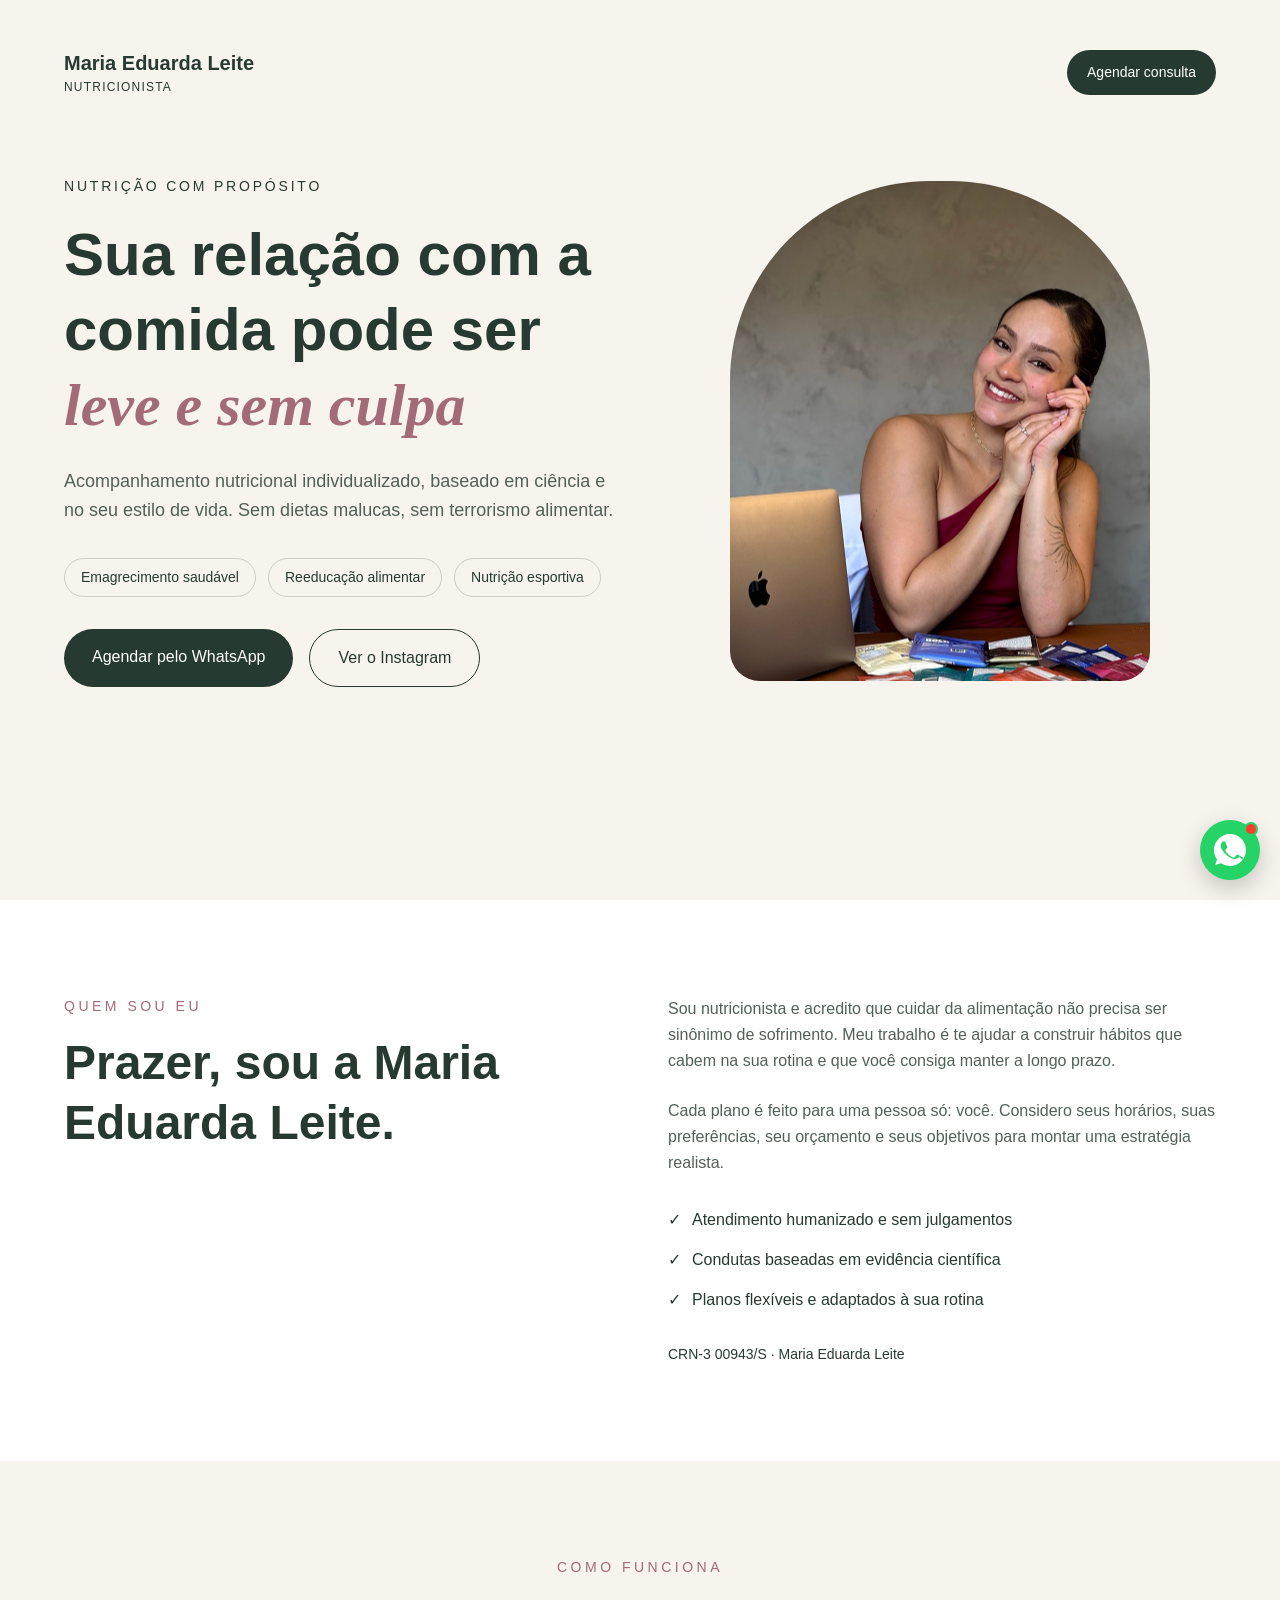
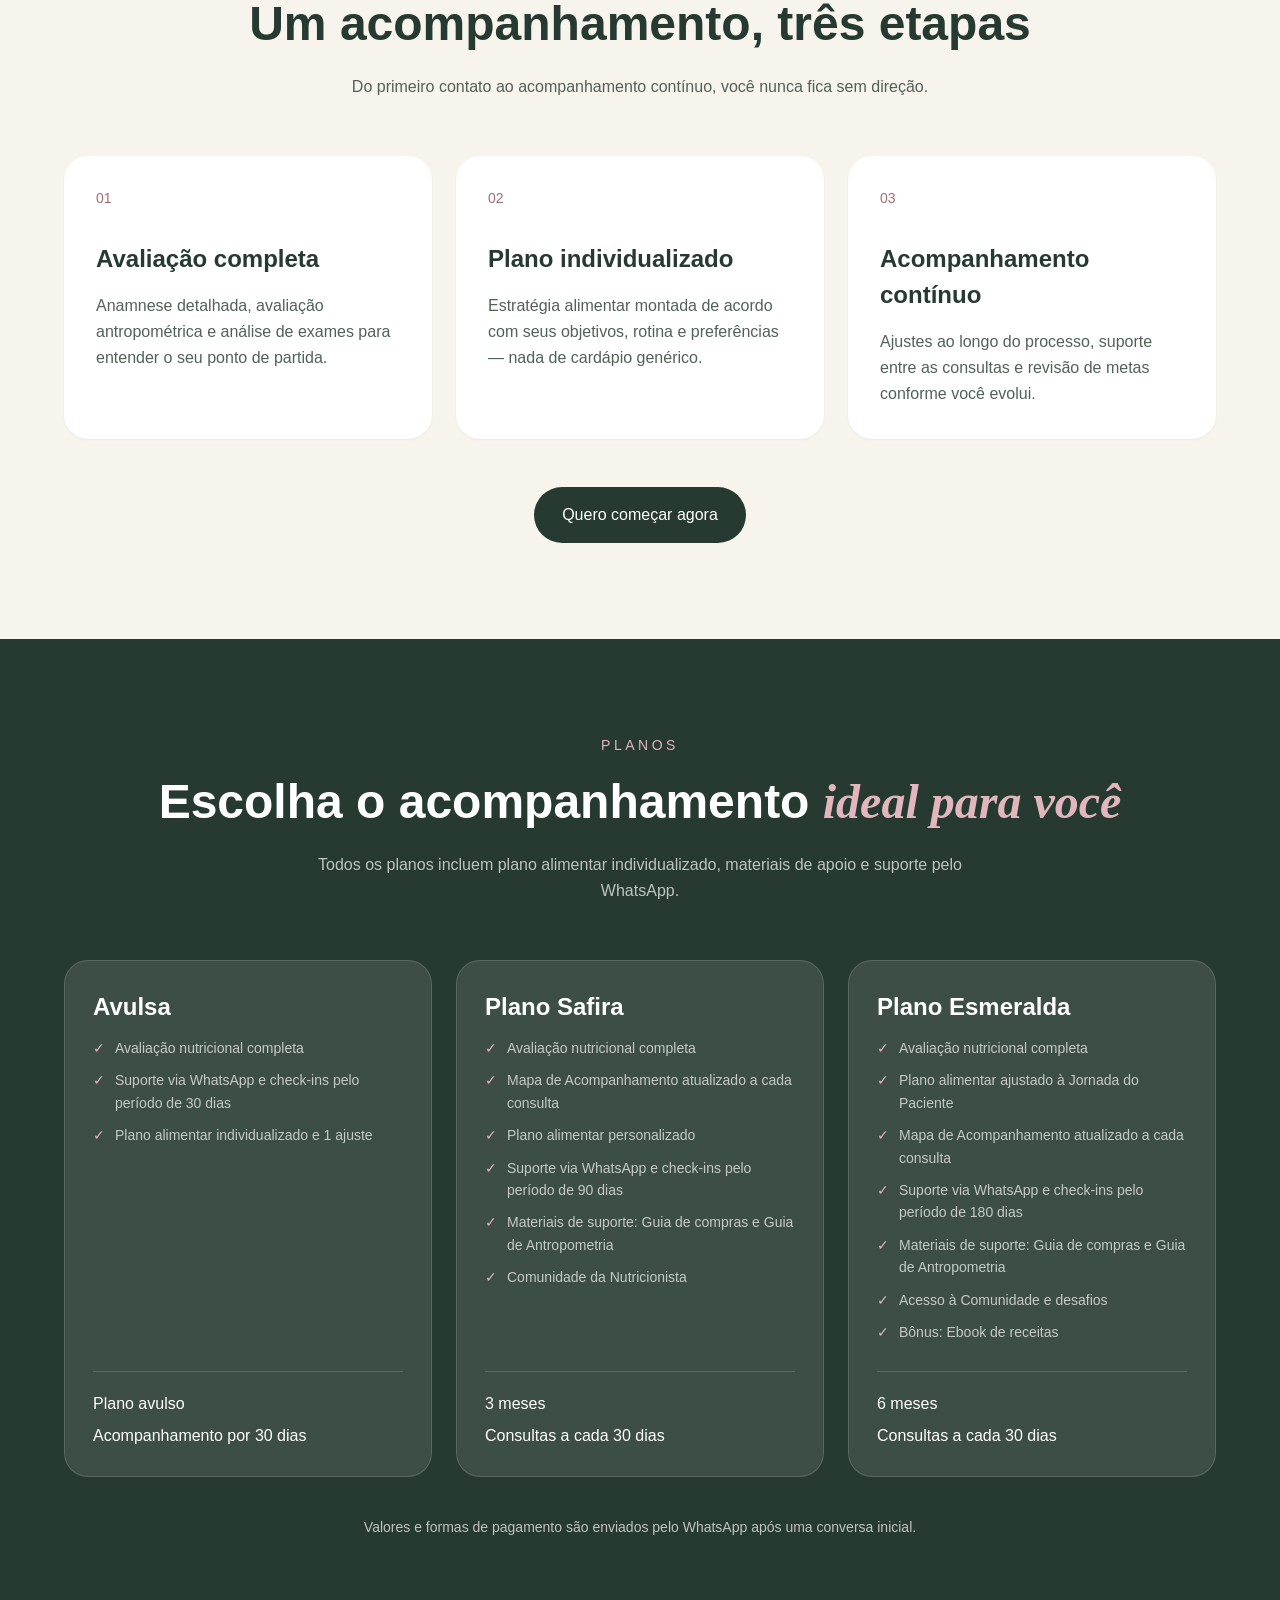
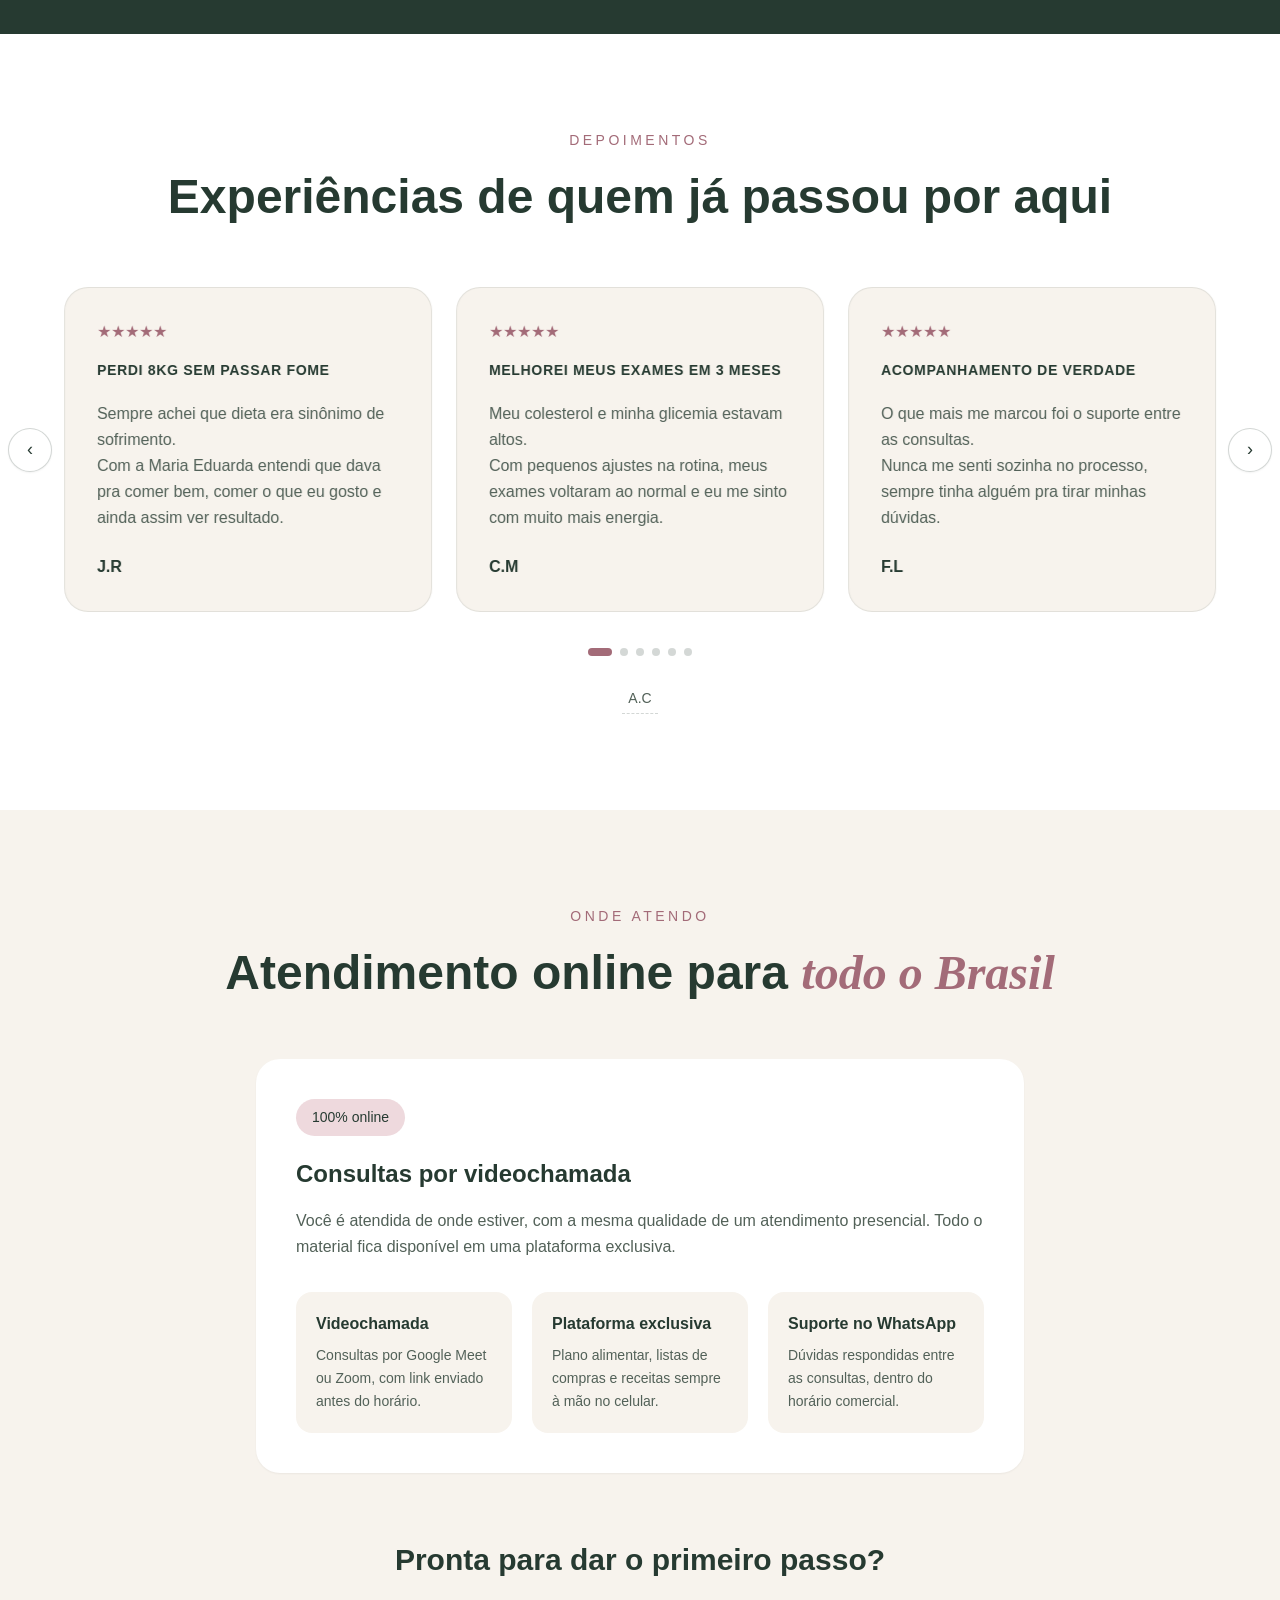
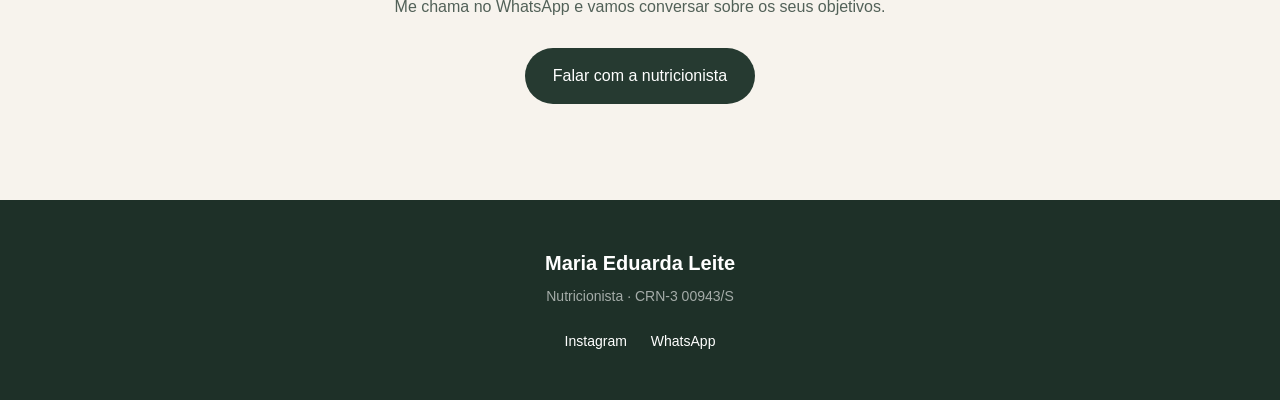
<file: index.html>
<!DOCTYPE html>
<html lang="pt-BR">
<head>
  <meta charset="UTF-8" />
  <meta name="viewport" content="width=device-width, initial-scale=1" />
  <title>Maria Eduarda Leite · Nutricionista</title>
  <meta
    name="description"
    content="Acompanhamento nutricional individualizado e 100% online, baseado em ciência e no seu estilo de vida."
  />

  <link rel="canonical" href="https://mariaeduardaleite.pages.dev/" />
  <meta property="og:type" content="website" />
  <meta property="og:url" content="https://mariaeduardaleite.pages.dev/" />
  <meta property="og:title" content="Maria Eduarda Leite · Nutricionista" />
  <meta
    property="og:description"
    content="Acompanhamento nutricional individualizado e 100% online, sem dietas malucas."
  />
  <meta property="og:image" content="https://mariaeduardaleite.pages.dev/assets/foto.jpg" />
  <meta property="og:locale" content="pt_BR" />
  <meta name="twitter:card" content="summary_large_image" />

  <link rel="icon" href="assets/favicon.ico" />
  <link rel="stylesheet" href="style.css" />
</head>
<body>
  <main>
    <!-- INÍCIO -->
    <section class="hero section">
      <div class="container">
        <nav class="nav">
          <div>
            <p class="nav-name">Maria Eduarda Leite</p>
            <p class="nav-role">NUTRICIONISTA</p>
          </div>
          <a class="btn btn-solid btn-sm" href="https://wa.me/5561920042745" target="_blank" rel="noopener noreferrer">
            Agendar consulta
          </a>
        </nav>

        <div class="hero-grid">
          <div>
            <p class="eyebrow">Nutrição com propósito</p>

            <h1 class="hero-title">
              Sua relação com a comida pode ser
              <span class="accent-serif">leve e sem culpa</span>
            </h1>

            <p class="hero-subtitle">
              Acompanhamento nutricional individualizado, baseado em ciência e no seu estilo de vida.
              Sem dietas malucas, sem terrorismo alimentar.
            </p>

            <ul class="badges">
              <li class="badge">Emagrecimento saudável</li>
              <li class="badge">Reeducação alimentar</li>
              <li class="badge">Nutrição esportiva</li>
            </ul>

            <div class="hero-actions">
              <a class="btn btn-solid" href="https://wa.me/5561920042745" target="_blank" rel="noopener noreferrer">
                Agendar pelo WhatsApp
              </a>
              <a class="btn btn-outline" href="https://www.instagram.com/maduleite.nutri/" target="_blank" rel="noopener noreferrer">
                Ver o Instagram
              </a>
            </div>
          </div>

          <div class="hero-photo-wrap">
            <img
              class="hero-photo"
              src="assets/foto.jpg"
              width="420"
              height="500"
              alt="Maria Eduarda Leite - Nutricionista"
            />
          </div>
        </div>
      </div>
    </section>

    <!-- SOBRE -->
    <section class="section section-white">
      <div class="container grid-2 gap-lg">
        <div>
          <p class="label">Quem sou eu</p>
          <h2 class="h2">Prazer, sou a Maria Eduarda Leite.</h2>
        </div>
        <div>
          <p class="prose">
            Sou nutricionista e acredito que cuidar da alimentação não precisa ser sinônimo de
            sofrimento. Meu trabalho é te ajudar a construir hábitos que cabem na sua rotina e que
            você consiga manter a longo prazo.
          </p>
          <p class="prose">
            Cada plano é feito para uma pessoa só: você. Considero seus horários, suas preferências,
            seu orçamento e seus objetivos para montar uma estratégia realista.
          </p>
          <ul class="checklist">
            <li>Atendimento humanizado e sem julgamentos</li>
            <li>Condutas baseadas em evidência científica</li>
            <li>Planos flexíveis e adaptados à sua rotina</li>
          </ul>
          <p class="crn">CRN-3 00943/S · Maria Eduarda Leite</p>
        </div>
      </div>
    </section>

    <!-- ATENDIMENTO -->
    <section class="section">
      <div class="container">
        <p class="label label-center">Como funciona</p>
        <h2 class="h2 center">Um acompanhamento, três etapas</h2>
        <p class="section-lead">
          Do primeiro contato ao acompanhamento contínuo, você nunca fica sem direção.
        </p>

        <div class="grid-3 gap-md">
          <article class="card">
            <p class="card-number">01</p>
            <h3 class="h3">Avaliação completa</h3>
            <p class="prose">
              Anamnese detalhada, avaliação antropométrica e análise de exames para entender o seu
              ponto de partida.
            </p>
          </article>
          <article class="card">
            <p class="card-number">02</p>
            <h3 class="h3">Plano individualizado</h3>
            <p class="prose">
              Estratégia alimentar montada de acordo com seus objetivos, rotina e preferências —
              nada de cardápio genérico.
            </p>
          </article>
          <article class="card">
            <p class="card-number">03</p>
            <h3 class="h3">Acompanhamento contínuo</h3>
            <p class="prose">
              Ajustes ao longo do processo, suporte entre as consultas e revisão de metas conforme
              você evolui.
            </p>
          </article>
        </div>

        <div class="center mt-cta">
          <a class="btn btn-solid" href="https://wa.me/5561920042745" target="_blank" rel="noopener noreferrer">
            Quero começar agora
          </a>
        </div>
      </div>
    </section>

    <!-- PLANOS -->
    <section class="section section-dark">
      <div class="container">
        <p class="label label-center label-dark">Planos</p>
        <h2 class="h2 center">
          Escolha o acompanhamento
          <span class="accent-serif accent-serif-dark">ideal para você</span>
        </h2>
        <p class="section-lead section-lead-dark">
          Todos os planos incluem plano alimentar individualizado, materiais de apoio e suporte pelo
          WhatsApp.
        </p>

        <div class="grid-plans gap-md">
          <article class="plan">
            <h3 class="h3">Avulsa</h3>
            <ul class="plan-features">
              <li>Avaliação nutricional completa</li>
              <li>Suporte via WhatsApp e check-ins pelo período de 30 dias</li>
              <li>Plano alimentar individualizado e 1 ajuste</li>
            </ul>
            <div class="plan-meta">
              <p>Plano avulso</p>
              <p>Acompanhamento por 30 dias</p>
            </div>
          </article>
          <article class="plan">
            <h3 class="h3">Plano Safira</h3>
            <ul class="plan-features">
              <li>Avaliação nutricional completa</li>
              <li>Mapa de Acompanhamento atualizado a cada consulta</li>
              <li>Plano alimentar personalizado</li>
              <li>Suporte via WhatsApp e check-ins pelo período de 90 dias</li>
              <li>Materiais de suporte: Guia de compras e Guia de Antropometria</li>
              <li>Comunidade da Nutricionista</li>
            </ul>
            <div class="plan-meta">
              <p>3 meses</p>
              <p>Consultas a cada 30 dias</p>
            </div>
          </article>
          <article class="plan">
            <h3 class="h3">Plano Esmeralda</h3>
            <ul class="plan-features">
              <li>Avaliação nutricional completa</li>
              <li>Plano alimentar ajustado à Jornada do Paciente</li>
              <li>Mapa de Acompanhamento atualizado a cada consulta</li>
              <li>Suporte via WhatsApp e check-ins pelo período de 180 dias</li>
              <li>Materiais de suporte: Guia de compras e Guia de Antropometria</li>
              <li>Acesso à Comunidade e desafios</li>
              <li>Bônus: Ebook de receitas</li>
            </ul>
            <div class="plan-meta">
              <p>6 meses</p>
              <p>Consultas a cada 30 dias</p>
            </div>
          </article>
        </div>

        <p class="plan-note">
          Valores e formas de pagamento são enviados pelo WhatsApp após uma conversa inicial.
        </p>
      </div>
    </section>

    <!-- DEPOIMENTOS -->
    <section class="section section-white">
      <div class="container">
        <p class="label label-center">Depoimentos</p>
        <h2 class="h2 center mb-grid">Experiências de quem já passou por aqui</h2>

        <div class="carousel">
          <button class="carousel-btn prev" type="button" aria-label="Depoimento anterior">&#8249;</button>

          <div class="carousel-viewport">
            <div class="carousel-track" id="depoimentos">
              <article class="quote">
                <p class="stars">★★★★★</p>
                <p class="quote-highlight">Perdi 8kg sem passar fome</p>
                <p class="prose quote-text">Sempre achei que dieta era sinônimo de sofrimento.
Com a Maria Eduarda entendi que dava pra comer bem, comer o que eu gosto e ainda assim ver resultado.</p>
                <p class="quote-name">J.R</p>
              </article>
              <article class="quote">
                <p class="stars">★★★★★</p>
                <p class="quote-highlight">Melhorei meus exames em 3 meses</p>
                <p class="prose quote-text">Meu colesterol e minha glicemia estavam altos.
Com pequenos ajustes na rotina, meus exames voltaram ao normal e eu me sinto com muito mais energia.</p>
                <p class="quote-name">C.M</p>
              </article>
              <article class="quote">
                <p class="stars">★★★★★</p>
                <p class="quote-highlight">Acompanhamento de verdade</p>
                <p class="prose quote-text">O que mais me marcou foi o suporte entre as consultas.
Nunca me senti sozinha no processo, sempre tinha alguém pra tirar minhas dúvidas.</p>
                <p class="quote-name">F.L</p>
              </article>
              <article class="quote">
                <p class="stars">★★★★★</p>
                <p class="quote-highlight">Consegui manter depois de anos no efeito sanfona</p>
                <p class="prose quote-text">Já tinha emagrecido e engordado tudo de novo várias vezes.
Dessa vez foi diferente: aprendi a comer e mantenho o peso há mais de um ano.</p>
                <p class="quote-name">P.S</p>
              </article>
              <article class="quote">
                <p class="stars">★★★★★</p>
                <p class="quote-highlight">A dieta se ajustou perfeitamente</p>
                <p class="prose quote-text">A dieta ficou muito bem ajustada, consegui me adaptar muito bem inclusive com as substituições! Adorei!!! Ansiosa pro nosso próximo encontro 💖</p>
                <p class="quote-name">E.S</p>
              </article>
              <article class="quote">
                <p class="stars">★★★★★</p>
                <p class="quote-highlight">A melhor dieta que já recebi</p>
                <p class="prose quote-text">Maduu ficou perfeito, foi a melhor dieta que já recebi em muito tempo!!!
Amei.
Obrigada.</p>
                <p class="quote-name">N.O</p>
              </article>
            </div>
          </div>

          <button class="carousel-btn next" type="button" aria-label="Próximo depoimento">&#8250;</button>
        </div>

        <div class="carousel-dots" id="depoimentos-dots"></div>

        <p class="extra-trigger-wrap">
          <button class="extra-trigger" type="button" id="extraBtn" aria-haspopup="dialog" aria-label="Ver o recado de A.C.L.">
            A.C
          </button>
        </p>
      </div>
    </section>

    <!-- ONDE ATENDO -->
    <section class="section">
      <div class="container">
        <p class="label label-center">Onde atendo</p>
        <h2 class="h2 center mb-grid">
          Atendimento online para <span class="accent-serif">todo o Brasil</span>
        </h2>

        <div class="onde-card">
          <span class="pill-badge">100% online</span>
          <h3 class="h3">Consultas por videochamada</h3>
          <p class="prose">
            Você é atendida de onde estiver, com a mesma qualidade de um atendimento presencial. Todo
            o material fica disponível em uma plataforma exclusiva.
          </p>

          <div class="grid-3 gap-sm">
            <div class="info">
              <p class="info-title">Videochamada</p>
              <p class="prose small">Consultas por Google Meet ou Zoom, com link enviado antes do horário.</p>
            </div>
            <div class="info">
              <p class="info-title">Plataforma exclusiva</p>
              <p class="prose small">Plano alimentar, listas de compras e receitas sempre à mão no celular.</p>
            </div>
            <div class="info">
              <p class="info-title">Suporte no WhatsApp</p>
              <p class="prose small">Dúvidas respondidas entre as consultas, dentro do horário comercial.</p>
            </div>
          </div>
        </div>

        <div class="center onde-cta">
          <h3 class="h3-lg">Pronta para dar o primeiro passo?</h3>
          <p class="prose">Me chama no WhatsApp e vamos conversar sobre os seus objetivos.</p>
          <a class="btn btn-solid" href="https://wa.me/5561920042745" target="_blank" rel="noopener noreferrer">
            Falar com a nutricionista
          </a>
        </div>
      </div>
    </section>
  </main>

  <!-- RECADO EXTRA (modal) -->
  <div class="extra-modal" id="extraModal" hidden>
    <div class="extra-backdrop" data-close></div>
    <div class="extra-card" role="dialog" aria-modal="true" aria-label="Recado recebido no Instagram">
      <button class="extra-close" type="button" data-close aria-label="Fechar">&times;</button>
      <p class="extra-label">Respondeu ao seu story</p>
      <img
        class="extra-shot"
        src="assets/story-doce.jpg"
        width="312"
        height="406"
        alt="Story respondido no Instagram"
      />
      <p class="extra-reply">vc 🫵🏻 me ensinou a comer doce 😍</p>
    </div>
  </div>

  <!-- WHATSAPP FLUTUANTE -->
  <svg xmlns="http://www.w3.org/2000/svg" aria-hidden="true"
       style="position: absolute; width: 0; height: 0; overflow: hidden">
    <symbol id="ico-wa" viewBox="0 0 32 32">
      <path d="M16.004 0A15.9 15.9 0 0 0 .002 16c0 3.5 1.128 6.746 3.048 9.38L1.05 31.05l5.86-1.874A15.9 15.9 0 0 0 16.004 32C24.83 32 32 24.826 32 16S24.83 0 16.004 0zm9.31 22.594c-.386 1.09-1.918 1.994-3.14 2.258-.836.178-1.928.32-5.604-1.204-4.7-1.948-7.726-6.724-7.962-7.034-.226-.31-1.9-2.53-1.9-4.826s1.204-3.424 1.63-3.894c.352-.386.766-.562 1.02-.562.28 0 .53.002.75.014.586.026.88.06 1.266.984.482 1.156 1.65 4.008 1.79 4.3.14.292.234.632.04.942-.18.32-.34.518-.63.86-.29.34-.61.762-.87 1.022-.29.29-.592.606-.254 1.188.338.57 1.5 2.474 3.222 4.008 2.214 1.972 4.062 2.586 4.634 2.826.572.24.902.202 1.234-.122.34-.33 1.45-1.69 1.838-2.27.386-.58.772-.482 1.3-.29.53.19 3.368 1.588 3.946 1.878.578.29.964.434 1.104.674.14.242.14 1.39-.246 2.48z"/>
    </symbol>
  </svg>

  <div class="wa" id="wa">
    <div class="wa-card" id="waCard" hidden>
      <div class="wa-card-head">
        <span class="wa-avatar" aria-hidden="true">
          <img src="assets/foto.jpg" alt="" width="40" height="40" />
        </span>
        <span>
          <span class="wa-card-name">Maria Eduarda Leite</span>
          <span class="wa-card-role">Nutricionista · responde no horário comercial</span>
        </span>
        <button class="wa-close" id="waClose" type="button" aria-label="Fechar">&times;</button>
      </div>
      <div class="wa-card-body">
        <p class="wa-bubble">
          Oi! 👋 Que bom te ver por aqui. Me conta o seu objetivo que eu te explico como
          funciona o acompanhamento.
        </p>
      </div>
      <a
        class="wa-card-cta"
        href="https://wa.me/5561920042745?text=Ol%C3%A1%2C%20Maria%20Eduarda!%20Vim%20pelo%20site%20e%20gostaria%20de%20agendar%20uma%20consulta."
        target="_blank"
        rel="noopener noreferrer"
      >
        <svg fill="currentColor" aria-hidden="true"><use href="#ico-wa" /></svg>
        Iniciar conversa
      </a>
    </div>

    <button
      class="wa-fab"
      id="waFab"
      type="button"
      aria-label="Abrir conversa no WhatsApp"
      aria-expanded="false"
      aria-controls="waCard"
    >
      <span class="wa-dot" aria-hidden="true"></span>
      <svg fill="currentColor" aria-hidden="true"><use href="#ico-wa" /></svg>
    </button>
  </div>

  <!-- RODAPÉ -->
  <footer class="footer">
    <p class="footer-name">Maria Eduarda Leite</p>
    <p class="footer-crn">Nutricionista · CRN-3 00943/S</p>
    <div class="footer-links">
      <a href="https://www.instagram.com/maduleite.nutri/" target="_blank" rel="noopener noreferrer">Instagram</a>
      <a href="https://wa.me/5561920042745" target="_blank" rel="noopener noreferrer">WhatsApp</a>
    </div>
  </footer>

  <script>
    {
      const fab = document.getElementById("waFab");
      const card = document.getElementById("waCard");
      const closeBtn = document.getElementById("waClose");

      if (fab && card) {
        const setOpen = (open) => {
          card.hidden = !open;
          fab.setAttribute("aria-expanded", String(open));
        };

        fab.addEventListener("click", () => setOpen(card.hidden));
        closeBtn.addEventListener("click", () => setOpen(false));
      }
    }

    {
      const track = document.getElementById("depoimentos");
      const dots = document.getElementById("depoimentos-dots");

      if (track && dots) {
        const prevBtn = document.querySelector(".carousel-btn.prev");
        const nextBtn = document.querySelector(".carousel-btn.next");

        const real = [...track.children];
        const count = real.length;

        // 3 blocos [clones][reais][clones]: dá a volta 4º -> 1º -> 2º... sem emenda
        real.map((s) => s.cloneNode(true)).forEach((c) => {
          c.setAttribute("aria-hidden", "true");
          track.insertBefore(c, track.firstChild);
        });
        real.map((s) => s.cloneNode(true)).forEach((c) => {
          c.setAttribute("aria-hidden", "true");
          track.append(c);
        });

        const GAP = 24;
        const slideStep = () => track.children[0].getBoundingClientRect().width + GAP;

        let pos = count; // começa no 1º depoimento real
        const realIndex = () => (((pos - count) % count) + count) % count;

        const render = (animate) => {
          track.classList.toggle("animate", !!animate);
          track.style.transform = `translateX(${-pos * slideStep()}px)`;
        };

        const syncDots = () => {
          const i = realIndex();
          [...dots.children].forEach((d, di) =>
            d.setAttribute("aria-current", di === i ? "true" : "false")
          );
        };

        // recoloca pos no bloco real (sem animar) e só então anda `delta`
        const go = (delta) => {
          const centered = count + realIndex();
          if (centered !== pos) {
            track.classList.remove("animate");
            pos = centered;
            track.style.transform = `translateX(${-pos * slideStep()}px)`;
            void track.offsetWidth;
          }
          pos += delta;
          render(true);
          syncDots();
        };

        track.addEventListener("transitionend", () => {
          const centered = count + realIndex();
          if (centered !== pos) {
            pos = centered;
            render(false);
          }
        });

        real.forEach((_, i) => {
          const b = document.createElement("button");
          b.type = "button";
          b.setAttribute("aria-label", "Ir para o depoimento " + (i + 1));
          b.addEventListener("click", () => {
            pos = count + i;
            render(true);
            syncDots();
          });
          dots.append(b);
        });

        prevBtn.addEventListener("click", () => go(-1));
        nextBtn.addEventListener("click", () => go(1));

        let timer;
        const play = () => (timer ||= setInterval(() => go(1), 4500));
        const stop = () => (timer = clearInterval(timer));

        let dragX = null;
        let dragPos = 0;
        track.addEventListener("pointerdown", (e) => {
          stop();
          dragX = e.clientX;
          dragPos = pos;
          track.classList.remove("animate");
          track.setPointerCapture(e.pointerId);
        });
        track.addEventListener("pointermove", (e) => {
          if (dragX === null) return;
          const dx = e.clientX - dragX;
          track.style.transform = `translateX(${-dragPos * slideStep() + dx}px)`;
        });
        const endDrag = (e) => {
          if (dragX === null) return;
          const dx = e.clientX - dragX;
          dragX = null;
          go(Math.max(-2, Math.min(2, Math.round(-dx / slideStep()))));
          play();
        };
        track.addEventListener("pointerup", endDrag);
        track.addEventListener("pointercancel", endDrag);

        track.addEventListener("pointerenter", stop);
        track.addEventListener("pointerleave", () => {
          if (dragX === null) play();
        });

        window.addEventListener("resize", () => render(false));

        syncDots();
        render(false);
        play();
      }
    }

    {
      const modal = document.getElementById("extraModal");
      const openBtn = document.getElementById("extraBtn");

      if (modal && openBtn) {
        const setOpen = (open) => {
          modal.hidden = !open;
          document.body.style.overflow = open ? "hidden" : "";
        };

        openBtn.addEventListener("click", () => setOpen(true));
        modal.addEventListener("click", (e) => {
          if (e.target.hasAttribute("data-close")) setOpen(false);
        });
        document.addEventListener("keydown", (e) => {
          if (e.key === "Escape" && !modal.hidden) setOpen(false);
        });
      }
    }
  </script>
</body>
</html>
</file>
<file: style.css>
/* ---------------------------------------------------------------------------
   Maria Eduarda Leite · Nutricionista — folha de estilo única
   Mobile-first. Breakpoints: 640px (sm) e 768px (md), 1024px (lg) só p/ planos.
--------------------------------------------------------------------------- */

:root {
  --cream: #f7f3ed;
  --green-900: #263a31;
  --green-950: #1e3028;
  --rose: #a36b78;
  --rose-light: #e2b6be;
  --pink-pale: #eed9dd;
  --muted: #526158;
  --line: rgba(38, 58, 49, 0.2);
  --line-soft: rgba(38, 58, 49, 0.1);
  --shadow: 0 1px 2px rgba(0, 0, 0, 0.05);

  --sans: -apple-system, BlinkMacSystemFont, "Segoe UI", Roboto, Helvetica, Arial, sans-serif;
  --serif: Georgia, "Times New Roman", Times, serif;

  --container: 1152px;
}

*,
*::before,
*::after {
  box-sizing: border-box;
}

html {
  -webkit-text-size-adjust: 100%;
}

body {
  margin: 0;
  background: var(--cream);
  color: var(--green-900);
  font: 16px/1.5 var(--sans);
  -webkit-font-smoothing: antialiased;
  -moz-osx-font-smoothing: grayscale;
}

h1,
h2,
h3,
p {
  margin: 0;
}

img {
  display: block;
  max-width: 100%;
}

a {
  color: inherit;
}

/* ---------- layout ---------- */

.section {
  padding: 96px 24px;
}

.section-white {
  background: #fff;
}

.section-dark {
  background: var(--green-900);
  color: #fff;
}

.container {
  max-width: var(--container);
  margin-inline: auto;
}

.center {
  text-align: center;
}

.grid-2,
.grid-3,
.grid-plans {
  display: grid;
  gap: 24px;
}

.gap-sm {
  gap: 20px;
}

.gap-lg {
  gap: 56px;
}

@media (min-width: 768px) {
  .section {
    padding-left: 64px;
    padding-right: 64px;
  }
  .grid-2 {
    grid-template-columns: repeat(2, 1fr);
  }
  .grid-3 {
    grid-template-columns: repeat(3, 1fr);
  }
  .grid-plans {
    grid-template-columns: repeat(2, 1fr);
  }
}

@media (min-width: 1024px) {
  .grid-plans {
    grid-template-columns: repeat(3, 1fr);
  }
}

/* ---------- typography helpers ---------- */

.eyebrow {
  margin-bottom: 20px;
  font-size: 14px;
  font-weight: 500;
  text-transform: uppercase;
  letter-spacing: 0.2em;
}

.label {
  margin-bottom: 16px;
  font-size: 14px;
  text-transform: uppercase;
  letter-spacing: 0.25em;
  color: var(--rose);
}

.label-center {
  text-align: center;
}

.label-dark {
  color: var(--rose-light);
}

.h2 {
  font-size: 30px;
  font-weight: 600;
  line-height: 1.25;
}

.h2.center {
  margin-bottom: 20px;
}

.h2.mb-grid {
  margin-bottom: 56px;
}

.h3 {
  margin-bottom: 16px;
  font-size: 24px;
  font-weight: 600;
}

.h3-lg {
  margin-bottom: 12px;
  font-size: 30px;
  font-weight: 600;
}

@media (min-width: 640px) {
  .h2 {
    font-size: 36px;
  }
}

@media (min-width: 768px) {
  .h2 {
    font-size: 48px;
  }
}

.prose {
  line-height: 1.625;
  color: var(--muted);
}

.prose.small {
  font-size: 14px;
}

.prose + .prose {
  margin-top: 24px;
}

.accent-serif {
  font-family: var(--serif);
  font-style: italic;
  color: var(--rose);
}

.accent-serif-dark {
  color: var(--rose-light);
}

.section-lead {
  max-width: 672px;
  margin: 0 auto 56px;
  text-align: center;
  line-height: 1.625;
  color: var(--muted);
}

.section-lead-dark {
  color: rgba(255, 255, 255, 0.7);
}

/* ---------- buttons ---------- */

.btn {
  display: inline-block;
  padding: 16px 28px;
  border-radius: 9999px;
  font-weight: 500;
  text-decoration: none;
  transition: opacity 0.2s;
}

.btn-solid {
  background: var(--green-900);
  color: #fff;
}

.btn-solid:hover {
  opacity: 0.9;
}

.btn-outline {
  border: 1px solid var(--green-900);
  color: var(--green-900);
}

.btn-sm {
  padding: 12px 20px;
  font-size: 14px;
  font-weight: 400;
}

/* ---------- nav ---------- */

.nav {
  display: flex;
  flex-wrap: wrap;
  align-items: center;
  justify-content: space-between;
  gap: 16px;
  margin-bottom: 80px;
}

.nav-name {
  font-size: 20px;
  font-weight: 600;
}

.nav-role {
  font-size: 12px;
  letter-spacing: 0.1em;
}

/* ---------- hero ---------- */

.hero {
  min-height: 100vh;
}

.hero.section {
  padding-top: 48px;
  padding-bottom: 48px;
}

.hero-grid {
  display: grid;
  gap: 48px;
  align-items: center;
}

@media (min-width: 768px) {
  .hero-grid {
    grid-template-columns: repeat(2, 1fr);
  }
}

.hero-title {
  margin-bottom: 24px;
  font-size: 36px;
  font-weight: 600;
  line-height: 1.25;
}

@media (min-width: 640px) {
  .hero-title {
    font-size: 48px;
  }
}

@media (min-width: 768px) {
  .hero-title {
    font-size: 60px;
  }
}

.hero-subtitle {
  max-width: 576px;
  margin-bottom: 32px;
  font-size: 18px;
  line-height: 1.625;
  color: var(--muted);
}

.badges {
  display: flex;
  flex-wrap: wrap;
  gap: 12px;
  margin: 0 0 32px;
  padding: 0;
  list-style: none;
}

.badge {
  padding: 8px 16px;
  border: 1px solid var(--line);
  border-radius: 9999px;
  font-size: 14px;
}

.hero-actions {
  display: flex;
  flex-wrap: wrap;
  gap: 16px;
}

.hero-photo-wrap {
  display: flex;
  justify-content: center;
}

.hero-photo {
  width: 100%;
  max-width: 420px;
  height: 500px;
  object-fit: cover;
  border-radius: 200px 200px 30px 30px;
}

/* ---------- sobre ---------- */

.checklist {
  margin: 32px 0 0;
  padding: 0;
  list-style: none;
}

.checklist li {
  position: relative;
  padding-left: 24px;
}

.checklist li + li {
  margin-top: 16px;
}

.checklist li::before {
  content: "✓";
  position: absolute;
  left: 0;
}

.crn {
  margin-top: 32px;
  font-size: 14px;
  font-weight: 500;
}

/* ---------- atendimento ---------- */

.card {
  padding: 32px;
  background: #fff;
  border-radius: 24px;
  box-shadow: var(--shadow);
}

.card-number {
  margin-bottom: 32px;
  font-size: 14px;
  color: var(--rose);
}

.mt-cta {
  margin-top: 48px;
}

/* ---------- planos ---------- */

.plan {
  display: flex;
  flex-direction: column;
  padding: 28px;
  background: rgba(255, 255, 255, 0.1);
  border: 1px solid rgba(255, 255, 255, 0.15);
  border-radius: 24px;
}

.plan .h3 {
  margin-bottom: 12px;
}

.plan-features {
  margin: 0 0 28px;
  padding: 0;
  list-style: none;
  font-size: 14px;
  line-height: 1.6;
  color: rgba(255, 255, 255, 0.7);
}

.plan-features li {
  position: relative;
  padding-left: 22px;
}

.plan-features li + li {
  margin-top: 10px;
}

.plan-features li::before {
  content: "✓";
  position: absolute;
  left: 0;
  color: var(--rose-light);
}

.plan-meta {
  margin-top: auto;
  padding-top: 20px;
  border-top: 1px solid rgba(255, 255, 255, 0.15);
}

.plan-meta p:first-child {
  margin-bottom: 8px;
}

.plan-note {
  margin-top: 40px;
  text-align: center;
  font-size: 14px;
  color: rgba(255, 255, 255, 0.7);
}

/* ---------- depoimentos ---------- */

.quote {
  display: flex;
  flex-direction: column;
  padding: 32px;
  background: var(--cream);
  border: 1px solid var(--line-soft);
  border-radius: 24px;
}

.stars {
  margin-bottom: 16px;
  color: var(--rose);
}

.quote-highlight {
  margin-bottom: 20px;
  font-size: 14px;
  font-weight: 600;
  text-transform: uppercase;
  letter-spacing: 0.05em;
}

.quote-text {
  margin-bottom: 24px;
  white-space: pre-line;
}

.quote-name {
  margin-top: auto;
  font-weight: 600;
}

/* ---------- carrossel de depoimentos ---------- */

.carousel {
  position: relative;
  max-width: var(--container);
  margin-inline: auto;
}

.carousel-viewport {
  overflow: hidden;
  padding: 4px;
  margin: 0 -4px;
}

.carousel-track {
  display: flex;
  gap: 24px;
  touch-action: pan-y;
  will-change: transform;
}

.carousel-track.animate {
  transition: transform 0.45s ease;
}

.carousel-track > .quote {
  flex: 0 0 88%;
}

@media (min-width: 640px) {
  .carousel-track > .quote {
    flex-basis: 58%;
  }
}

@media (min-width: 1024px) {
  .carousel-track > .quote {
    flex-basis: calc((100% - 48px) / 3);
  }
}

.carousel-btn {
  position: absolute;
  top: 50%;
  transform: translateY(-50%);
  display: grid;
  place-items: center;
  width: 44px;
  height: 44px;
  border: 1px solid var(--line);
  border-radius: 9999px;
  background: #fff;
  color: var(--green-900);
  font-size: 18px;
  cursor: pointer;
  box-shadow: var(--shadow);
}

.carousel-btn:hover {
  background: var(--cream);
}

.carousel-btn.prev {
  left: -8px;
}

.carousel-btn.next {
  right: -8px;
}

@media (min-width: 1240px) {
  .carousel-btn.prev {
    left: -56px;
  }
  .carousel-btn.next {
    right: -56px;
  }
}

.carousel-dots {
  display: flex;
  justify-content: center;
  gap: 8px;
  margin-top: 32px;
}

.carousel-dots button {
  width: 8px;
  height: 8px;
  padding: 0;
  border: none;
  border-radius: 9999px;
  background: var(--line);
  cursor: pointer;
  transition: width 0.2s;
}

.carousel-dots button[aria-current="true"] {
  width: 24px;
  background: var(--rose);
}

/* ---------- recado extra (modal) ---------- */

.extra-trigger-wrap {
  margin-top: 28px;
  text-align: center;
}

.extra-trigger {
  padding: 4px 6px;
  border: none;
  border-bottom: 1px dashed var(--line);
  background: none;
  font: inherit;
  font-size: 14px;
  color: var(--muted);
  cursor: pointer;
  transition: color 0.2s;
}

.extra-trigger:hover {
  color: var(--green-900);
}

.extra-modal {
  position: fixed;
  inset: 0;
  z-index: 1100;
  display: grid;
  place-items: center;
  padding: 24px;
}

.extra-modal[hidden] {
  display: none;
}

.extra-backdrop {
  position: absolute;
  inset: 0;
  background: rgba(30, 48, 40, 0.55);
}

.extra-card {
  position: relative;
  z-index: 1;
  display: flex;
  flex-direction: column;
  align-items: flex-start;
  gap: 14px;
  width: 100%;
  max-width: 320px;
  max-height: calc(100vh - 48px);
  padding: 44px 20px 24px;
  overflow-y: auto;
  background: #fff;
  border-radius: 24px;
  box-shadow: 0 24px 64px rgba(0, 0, 0, 0.3);
  animation: extra-in 0.2s ease-out;
}

.extra-label {
  font-size: 13px;
  color: var(--muted);
}

@keyframes extra-in {
  from {
    opacity: 0;
    transform: translateY(12px);
  }
  to {
    opacity: 1;
    transform: translateY(0);
  }
}

.extra-close {
  position: absolute;
  top: 12px;
  right: 12px;
  width: 32px;
  height: 32px;
  padding: 0;
  border: none;
  background: transparent;
  font-size: 24px;
  line-height: 1;
  color: var(--muted);
  cursor: pointer;
}

.extra-shot {
  width: 180px;
  height: auto;
  border-radius: 16px;
  box-shadow: var(--shadow);
}

.extra-reply {
  align-self: flex-start;
  max-width: 100%;
  padding: 12px 16px;
  background: #d7d2d2;
  border-radius: 20px 20px 20px 6px;
  font-size: 15px;
  line-height: 1.45;
  color: #fff;
}

/* ---------- onde atendo ---------- */

.onde-card {
  max-width: 768px;
  margin: 0 auto;
  padding: 40px;
  background: #fff;
  border-radius: 24px;
  box-shadow: var(--shadow);
}

.pill-badge {
  display: inline-block;
  margin-bottom: 20px;
  padding: 8px 16px;
  background: var(--pink-pale);
  border-radius: 9999px;
  font-size: 14px;
}

.onde-card > .prose {
  margin-bottom: 32px;
}

.info {
  padding: 20px;
  background: var(--cream);
  border-radius: 16px;
}

.info-title {
  margin-bottom: 8px;
  font-weight: 600;
}

.onde-cta {
  margin-top: 64px;
}

.onde-cta .prose {
  margin-bottom: 28px;
}

/* ---------- rodapé ---------- */

.footer {
  padding: 48px 24px;
  background: var(--green-950);
  color: #fff;
  text-align: center;
}

.footer-name {
  margin-bottom: 8px;
  font-size: 20px;
  font-weight: 600;
}

.footer-crn {
  margin-bottom: 24px;
  font-size: 14px;
  color: rgba(255, 255, 255, 0.6);
}

.footer-links {
  display: flex;
  justify-content: center;
  gap: 24px;
  font-size: 14px;
}

.footer-links a {
  text-decoration: none;
}

/* ---------- whatsapp flutuante ---------- */

.wa {
  position: fixed;
  right: 20px;
  bottom: 20px;
  z-index: 999;
  display: flex;
  flex-direction: column;
  align-items: flex-end;
  gap: 16px;
}

.wa-fab {
  position: relative;
  display: grid;
  place-items: center;
  width: 60px;
  height: 60px;
  padding: 0;
  border: none;
  border-radius: 9999px;
  background: #25d366;
  color: #fff;
  cursor: pointer;
  box-shadow: 0 8px 24px rgba(0, 0, 0, 0.2);
  transition: transform 0.2s;
}

.wa-fab:hover {
  transform: scale(1.06);
}

.wa-fab svg {
  width: 32px;
  height: 32px;
}

.wa-dot {
  position: absolute;
  top: 2px;
  right: 2px;
  width: 14px;
  height: 14px;
  border: 2px solid #25d366;
  border-radius: 9999px;
  background: #ff3b30;
}

.wa-card {
  width: 320px;
  max-width: calc(100vw - 40px);
  overflow: hidden;
  background: #fff;
  border-radius: 20px;
  box-shadow: 0 16px 48px rgba(0, 0, 0, 0.22);
  animation: wa-in 0.2s ease-out;
}

.wa-card[hidden] {
  display: none;
}

@keyframes wa-in {
  from {
    opacity: 0;
    transform: translateY(12px);
  }
  to {
    opacity: 1;
    transform: translateY(0);
  }
}

.wa-card-head {
  display: flex;
  align-items: center;
  gap: 12px;
  padding: 16px;
  background: var(--green-900);
  color: #fff;
}

.wa-avatar {
  flex-shrink: 0;
  width: 40px;
  height: 40px;
  overflow: hidden;
  border-radius: 9999px;
}

.wa-avatar img {
  width: 100%;
  height: 100%;
  object-fit: cover;
}

.wa-card-name {
  display: block;
  font-size: 15px;
  font-weight: 600;
}

.wa-card-role {
  display: block;
  font-size: 12px;
  color: rgba(255, 255, 255, 0.7);
}

.wa-close {
  margin-left: auto;
  width: 24px;
  height: 24px;
  padding: 0;
  border: none;
  background: transparent;
  color: rgba(255, 255, 255, 0.8);
  font-size: 22px;
  line-height: 1;
  cursor: pointer;
}

.wa-card-body {
  padding: 20px 16px;
  background: var(--cream);
}

.wa-bubble {
  padding: 12px 16px;
  background: #fff;
  border-radius: 4px 16px 16px 16px;
  font-size: 14px;
  line-height: 1.5;
  color: var(--green-900);
  box-shadow: var(--shadow);
}

.wa-card-cta {
  display: flex;
  align-items: center;
  justify-content: center;
  gap: 8px;
  padding: 14px;
  background: #25d366;
  color: #fff;
  font-size: 15px;
  font-weight: 600;
  text-decoration: none;
}

.wa-card-cta svg {
  width: 20px;
  height: 20px;
}

@media (max-width: 480px) {
  .wa {
    right: 16px;
    bottom: 16px;
  }
}
</file>
